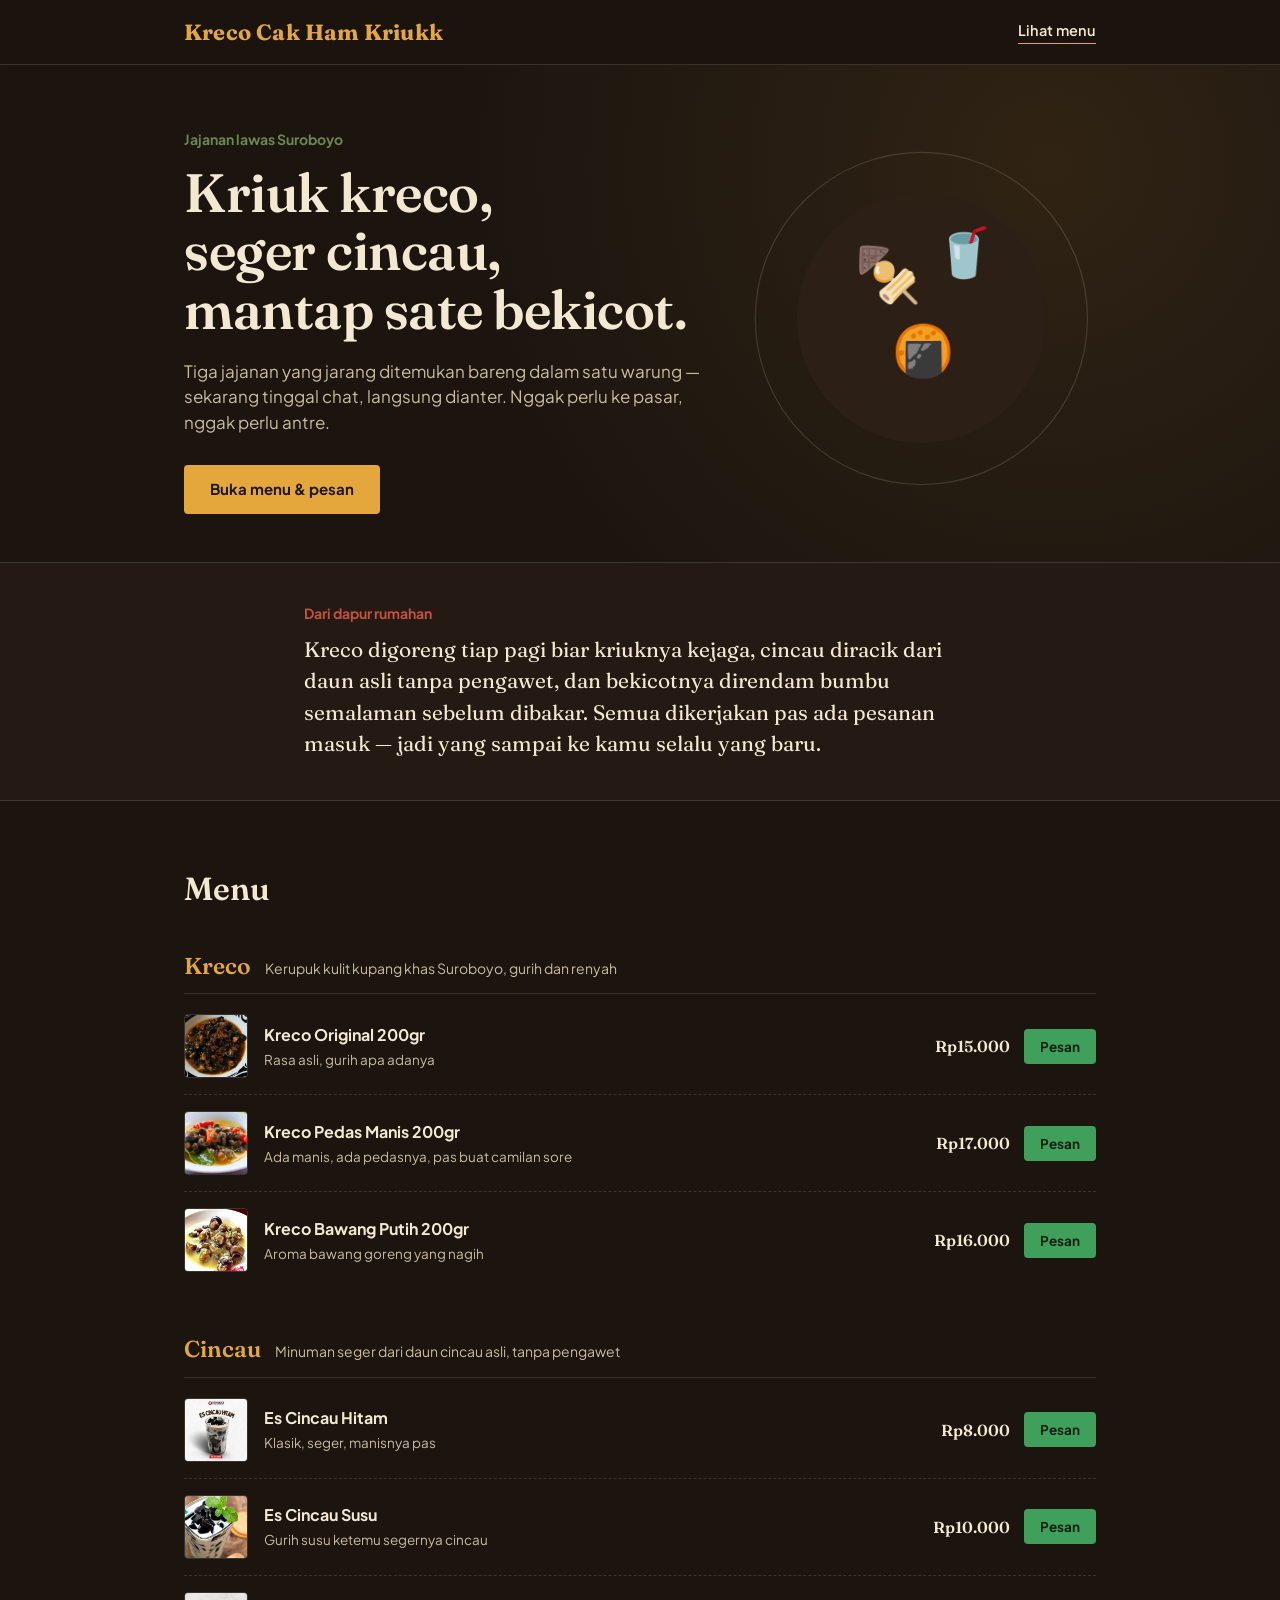
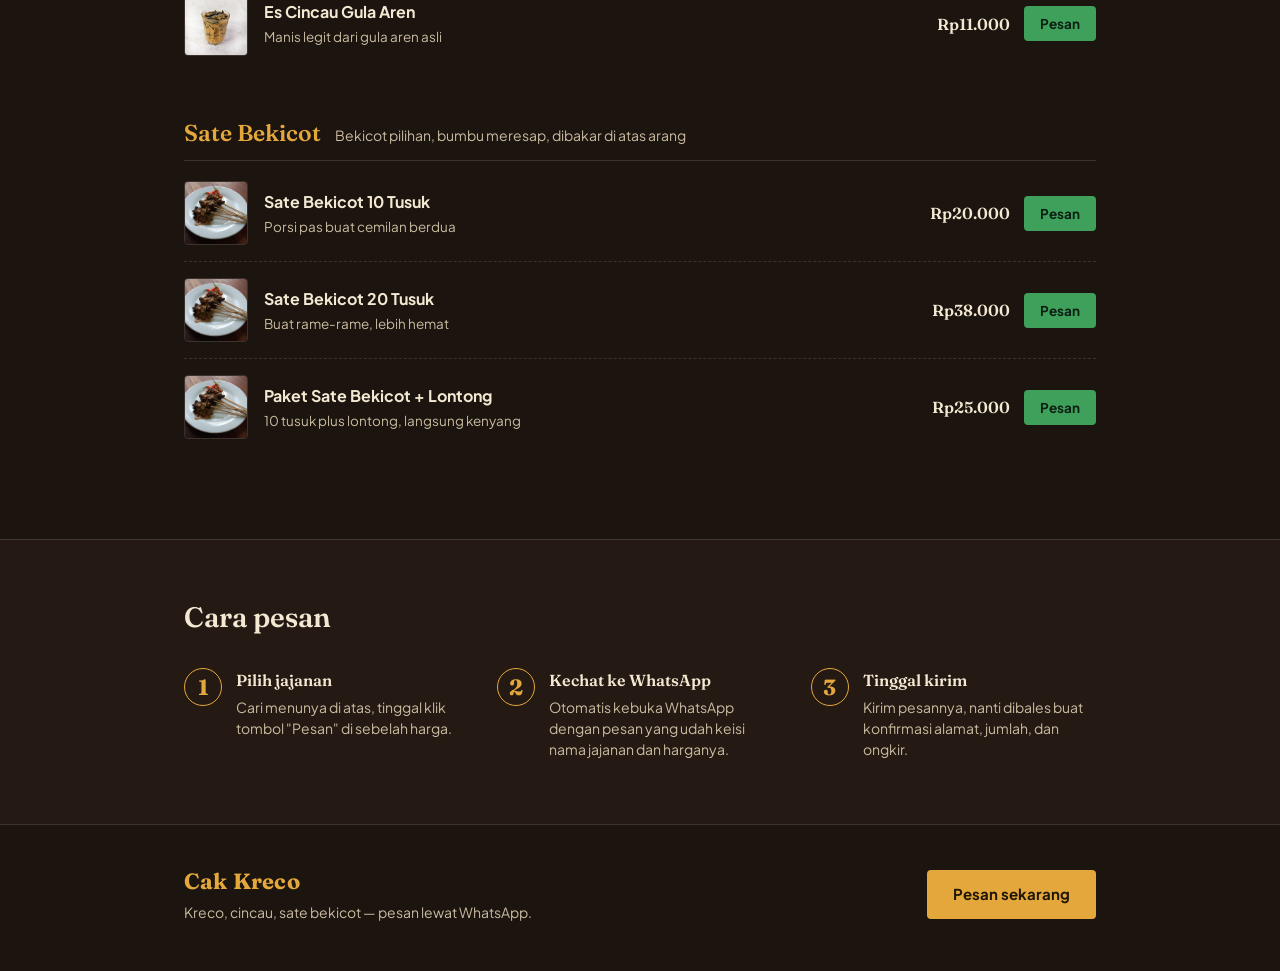
<file: index.html>
<!DOCTYPE html>
<html lang="id">
<head>
<meta charset="UTF-8">
<meta name="viewport" content="width=device-width, initial-scale=1.0">
<title>Cak Kreco — Kreco, Cincau &amp; Sate Bekicot Khas Suroboyo</title>
<meta name="description" content="Kreco kriuk, cincau seger, sate bekicot mantap. Pesan langsung lewat WhatsApp, anter ke rumahmu.">
<link rel="icon" href="data:image/svg+xml,<svg xmlns=%22http://www.w3.org/2000/svg%22 viewBox=%220 0 100 100%22><text y=%22.9em%22 font-size=%2290%22>🥢</text></svg>">
<link rel="preconnect" href="https://fonts.googleapis.com">
<link rel="preconnect" href="https://fonts.gstatic.com" crossorigin>
<link href="https://fonts.googleapis.com/css2?family=Fraunces:opsz,wght@9..144,500;9..144,600;9..144,700&family=Plus+Jakarta+Sans:wght@400;500;600;700&display=swap" rel="stylesheet">
<link rel="stylesheet" href="style.css">
</head>
<body>

<header class="site-header">
  <div class="wrap header-row">
    <span class="brand">Kreco Cak Ham Kriukk</span>
    <a class="nav-order" href="#menu">Lihat menu</a>
  </div>
</header>

<main>

  <!-- HERO -->
  <section class="hero">
    <div class="wrap hero-grid">
      <div class="hero-copy">
        <p class="hero-kicker">Jajanan lawas Suroboyo</p>
        <h1>Kriuk kreco,<br>seger cincau,<br>mantap sate bekicot.</h1>
        <p class="hero-lede">Tiga jajanan yang jarang ditemukan bareng dalam satu warung — sekarang tinggal chat, langsung dianter. Nggak perlu ke pasar, nggak perlu antre.</p>
        <a href="#menu" class="btn btn-primary">Buka menu &amp; pesan</a>
      </div>
      <div class="hero-plate" aria-hidden="true">
        <svg viewBox="0 0 420 420" xmlns="http://www.w3.org/2000/svg">
          <circle cx="210" cy="210" r="200" class="plate-ring"/>
          <circle cx="210" cy="210" r="150" class="plate-fill"/>
          <g class="plate-icons">
            <text x="130" y="180" font-size="64">🍢</text>
            <text x="225" y="150" font-size="58">🥤</text>
            <text x="175" y="270" font-size="60">🍘</text>
          </g>
        </svg>
      </div>
    </div>
  </section>

  <!-- CERITA -->
  <section class="story">
    <div class="wrap story-grid">
      <p class="story-eyebrow">Dari dapur rumahan</p>
      <p class="story-text">Kreco digoreng tiap pagi biar kriuknya kejaga, cincau diracik dari daun asli tanpa pengawet, dan bekicotnya direndam bumbu semalaman sebelum dibakar. Semua dikerjakan pas ada pesanan masuk — jadi yang sampai ke kamu selalu yang baru.</p>
    </div>
  </section>

  <!-- MENU -->
  <section id="menu" class="menu">
    <div class="wrap">
      <h2 class="menu-title">Menu</h2>

      <!-- KRECO -->
      <div class="menu-category">
        <div class="cat-head">
          <h3>Kreco</h3>
          <p>Kerupuk kulit kupang khas Suroboyo, gurih dan renyah</p>
        </div>
        <ul class="item-list">
          <li class="item" data-name="Kreco Original 200gr" data-price="15.000">
            <img class="item-photo" src="kreco.jpg" alt="Kreco Original" loading="lazy">
            <div class="item-info">
              <span class="item-name">Kreco Original 200gr</span>
              <span class="item-desc">Rasa asli, gurih apa adanya</span>
            </div>
            <div class="item-buy">
              <span class="item-price">Rp15.000</span>
              <button class="btn-order" type="button">Pesan</button>
            </div>
          </li>
          <li class="item" data-name="Kreco Pedas Manis 200gr" data-price="17.000">
            <img class="item-photo" src="kreco pedas manis.jpg" alt="Kreco Pedas Manis" loading="lazy">
            <div class="item-info">
              <span class="item-name">Kreco Pedas Manis 200gr</span>
              <span class="item-desc">Ada manis, ada pedasnya, pas buat camilan sore</span>
            </div>
            <div class="item-buy">
              <span class="item-price">Rp17.000</span>
              <button class="btn-order" type="button">Pesan</button>
            </div>
          </li>
          <li class="item" data-name="Kreco Bawang Putih 200gr" data-price="16.000">
            <img class="item-photo" src="kreco bawang.jpeg" alt="Kreco Bawang Putih" loading="lazy">
            <div class="item-info">
              <span class="item-name">Kreco Bawang Putih 200gr</span>
              <span class="item-desc">Aroma bawang goreng yang nagih</span>
            </div>
            <div class="item-buy">
              <span class="item-price">Rp16.000</span>
              <button class="btn-order" type="button">Pesan</button>
            </div>
          </li>
        </ul>
      </div>

      <!-- CINCAU -->
      <div class="menu-category">
        <div class="cat-head">
          <h3>Cincau</h3>
          <p>Minuman seger dari daun cincau asli, tanpa pengawet</p>
        </div>
        <ul class="item-list">
          <li class="item" data-name="Es Cincau Hitam" data-price="8.000">
            <img class="item-photo" src="cincau hitam.jpeg" alt="Es Cincau Hitam" loading="lazy">
            <div class="item-info">
              <span class="item-name">Es Cincau Hitam</span>
              <span class="item-desc">Klasik, seger, manisnya pas</span>
            </div>
            <div class="item-buy">
              <span class="item-price">Rp8.000</span>
              <button class="btn-order" type="button">Pesan</button>
            </div>
          </li>
          <li class="item" data-name="Es Cincau Susu" data-price="10.000">
            <img class="item-photo" src="cincau susu.jpeg" alt="Es Cincau Susu" loading="lazy">
            <div class="item-info">
              <span class="item-name">Es Cincau Susu</span>
              <span class="item-desc">Gurih susu ketemu segernya cincau</span>
            </div>
            <div class="item-buy">
              <span class="item-price">Rp10.000</span>
              <button class="btn-order" type="button">Pesan</button>
            </div>
          </li>
          <li class="item" data-name="Es Cincau Gula Aren" data-price="11.000">
            <img class="item-photo" src="cincau gula aren.jpg" alt="Es Cincau Gula Aren" loading="lazy">
            <div class="item-info">
              <span class="item-name">Es Cincau Gula Aren</span>
              <span class="item-desc">Manis legit dari gula aren asli</span>
            </div>
            <div class="item-buy">
              <span class="item-price">Rp11.000</span>
              <button class="btn-order" type="button">Pesan</button>
            </div>
          </li>
        </ul>
      </div>

      <!-- SATE BEKICOT -->
      <div class="menu-category">
        <div class="cat-head">
          <h3>Sate Bekicot</h3>
          <p>Bekicot pilihan, bumbu meresap, dibakar di atas arang</p>
        </div>
        <ul class="item-list">
          <li class="item" data-name="Sate Bekicot 10 Tusuk" data-price="20.000">
            <img class="item-photo" src="sate bekicot.jpg" alt="Sate Bekicot" loading="lazy">
            <div class="item-info">
              <span class="item-name">Sate Bekicot 10 Tusuk</span>
              <span class="item-desc">Porsi pas buat cemilan berdua</span>
            </div>
            <div class="item-buy">
              <span class="item-price">Rp20.000</span>
              <button class="btn-order" type="button">Pesan</button>
            </div>
          </li>
          <li class="item" data-name="Sate Bekicot 20 Tusuk" data-price="38.000">
            <img class="item-photo" src="sate bekicot.jpg" alt="Sate Bekicot" loading="lazy">
            <div class="item-info">
              <span class="item-name">Sate Bekicot 20 Tusuk</span>
              <span class="item-desc">Buat rame-rame, lebih hemat</span>
            </div>
            <div class="item-buy">
              <span class="item-price">Rp38.000</span>
              <button class="btn-order" type="button">Pesan</button>
            </div>
          </li>
          <li class="item" data-name="Paket Sate Bekicot + Lontong" data-price="25.000">
            <img class="item-photo" src="sate bekicot.jpg" alt="Sate Bekicot" loading="lazy">
            <div class="item-info">
              <span class="item-name">Paket Sate Bekicot + Lontong</span>
              <span class="item-desc">10 tusuk plus lontong, langsung kenyang</span>
            </div>
            <div class="item-buy">
              <span class="item-price">Rp25.000</span>
              <button class="btn-order" type="button">Pesan</button>
            </div>
          </li>
        </ul>
      </div>

    </div>
  </section>

  <!-- CARA PESAN -->
  <section class="how">
    <div class="wrap">
      <h2>Cara pesan</h2>
      <ol class="how-steps">
        <li>
          <span class="how-num">1</span>
          <div>
            <h4>Pilih jajanan</h4>
            <p>Cari menunya di atas, tinggal klik tombol "Pesan" di sebelah harga.</p>
          </div>
        </li>
        <li>
          <span class="how-num">2</span>
          <div>
            <h4>Kechat ke WhatsApp</h4>
            <p>Otomatis kebuka WhatsApp dengan pesan yang udah keisi nama jajanan dan harganya.</p>
          </div>
        </li>
        <li>
          <span class="how-num">3</span>
          <div>
            <h4>Tinggal kirim</h4>
            <p>Kirim pesannya, nanti dibales buat konfirmasi alamat, jumlah, dan ongkir.</p>
          </div>
        </li>
      </ol>
    </div>
  </section>

</main>

<footer class="site-footer">
  <div class="wrap footer-row">
    <div>
      <span class="brand">Cak Kreco</span>
      <p>Kreco, cincau, sate bekicot — pesan lewat WhatsApp.</p>
    </div>
    <a class="btn btn-primary" href="#menu">Pesan sekarang</a>
  </div>
</footer>

<script src="script.js"></script>
</body>
</html>
</file>
<file: style.css>
:root{
  --bg: #1B140F;
  --bg-alt: #241A13;
  --card: #2B1F16;
  --gold: #E4A73B;
  --green: #6B8850;
  --wa-green: #3EA05B;
  --red: #C0533F;
  --cream: #F3E9D2;
  --cream-dim: #C9BCA0;
  --line: rgba(243,233,210,0.14);
  --radius: 4px;
  --font-display: "Fraunces", serif;
  --font-body: "Plus Jakarta Sans", sans-serif;
}

*{ box-sizing: border-box; }

@media (prefers-reduced-motion: reduce){
  *{ animation-duration: 0.001ms !important; transition-duration: 0.001ms !important; }
}

html{ scroll-behavior: smooth; }

body{
  margin:0;
  background: var(--bg);
  color: var(--cream);
  font-family: var(--font-body);
  line-height: 1.5;
  -webkit-font-smoothing: antialiased;
}

a{ color: inherit; }

.wrap{
  max-width: 960px;
  margin: 0 auto;
  padding: 0 24px;
}

h1,h2,h3,h4{
  font-family: var(--font-display);
  font-weight: 600;
  margin: 0;
  color: var(--cream);
}

button{ font-family: inherit; }

/* Focus visibility */
a:focus-visible, button:focus-visible{
  outline: 2px solid var(--gold);
  outline-offset: 3px;
}

/* ---------- HEADER ---------- */
.site-header{
  position: sticky;
  top: 0;
  z-index: 20;
  background: rgba(27,20,15,0.92);
  backdrop-filter: blur(6px);
  border-bottom: 1px solid var(--line);
}
.header-row{
  display:flex;
  align-items:center;
  justify-content: space-between;
  height: 64px;
}
.brand{
  font-family: var(--font-display);
  font-size: 22px;
  font-weight: 700;
  color: var(--gold);
  letter-spacing: 0.2px;
}
.nav-order{
  text-decoration: none;
  font-weight: 600;
  font-size: 14.5px;
  color: var(--cream);
  border-bottom: 1.5px solid var(--gold);
  padding-bottom: 2px;
}

/* ---------- HERO ---------- */
.hero{
  padding: 64px 0 48px;
  background:
    radial-gradient(circle at 82% 20%, rgba(228,167,59,0.10), transparent 55%),
    var(--bg);
}
.hero-grid{
  display:grid;
  grid-template-columns: 1.2fr 0.8fr;
  gap: 40px;
  align-items:center;
}
.hero-kicker{
  font-size: 14px;
  color: var(--green);
  font-weight: 700;
  margin: 0 0 14px;
}
.hero h1{
  font-size: clamp(34px, 5vw, 54px);
  line-height: 1.08;
  letter-spacing: -0.5px;
}
.hero-lede{
  color: var(--cream-dim);
  font-size: 17px;
  max-width: 46ch;
  margin: 20px 0 30px;
}
.hero-plate svg{ width: 100%; height: auto; }
.plate-ring{ fill: none; stroke: var(--line); stroke-width: 1.5; }
.plate-fill{ fill: var(--card); }
.plate-icons text{ opacity: 0.95; }

/* ---------- BUTTONS ---------- */
.btn{
  display:inline-block;
  text-decoration: none;
  font-weight: 700;
  font-size: 15px;
  padding: 13px 26px;
  border-radius: var(--radius);
  border: none;
  cursor:pointer;
}
.btn-primary{
  background: var(--gold);
  color: #201607;
}
.btn-primary:hover{ background:#eeb654; }

/* ---------- STORY ---------- */
.story{
  border-top: 1px solid var(--line);
  border-bottom: 1px solid var(--line);
  background: var(--bg-alt);
  padding: 40px 0;
}
.story-grid{ max-width: 720px; }
.story-eyebrow{
  color: var(--red);
  font-weight: 700;
  font-size: 14px;
  margin: 0 0 10px;
}
.story-text{
  font-family: var(--font-display);
  font-size: 21px;
  line-height: 1.5;
  color: var(--cream);
  margin: 0;
}

/* ---------- MENU ---------- */
.menu{ padding: 64px 0 40px; }
.menu-title{
  font-size: 32px;
  margin-bottom: 36px;
}
.menu-category{ margin-bottom: 44px; }
.cat-head{
  display:flex;
  align-items: baseline;
  gap: 14px;
  flex-wrap: wrap;
  border-bottom: 1px solid var(--line);
  padding-bottom: 10px;
  margin-bottom: 4px;
}
.cat-head h3{
  font-size: 23px;
  color: var(--gold);
}
.cat-head p{
  margin:0;
  font-size: 14px;
  color: var(--cream-dim);
}

.item-list{
  list-style: none;
  margin:0;
  padding:0;
}
.item{
  display:flex;
  align-items:center;
  justify-content: space-between;
  gap: 16px;
  padding: 16px 0;
  border-bottom: 1px dashed var(--line);
}
.item:last-child{ border-bottom: none; }
.item-photo{
  width: 64px;
  height: 64px;
  border-radius: var(--radius);
  object-fit: cover;
  flex-shrink: 0;
  border: 1px solid var(--line);
}
.item-info{ display:flex; flex-direction: column; gap: 3px; flex: 1; min-width: 0; }
.item-name{ font-weight: 700; font-size: 16px; }
.item-desc{ font-size: 13.5px; color: var(--cream-dim); }
.item-buy{
  display:flex;
  align-items:center;
  gap: 14px;
  flex-shrink: 0;
}
.item-price{
  font-family: var(--font-display);
  font-weight: 600;
  font-size: 16px;
  color: var(--cream);
  min-width: 78px;
  text-align: right;
}
.btn-order{
  background: var(--wa-green);
  color: #0C1F13;
  border:none;
  padding: 9px 16px;
  border-radius: var(--radius);
  font-weight: 700;
  font-size: 13.5px;
  cursor:pointer;
}
.btn-order:hover{ background:#4bb56a; }
.btn-order:active{ transform: translateY(1px); }

/* ---------- HOW ---------- */
.how{
  background: var(--bg-alt);
  border-top: 1px solid var(--line);
  padding: 56px 0 64px;
}
.how h2{ font-size: 28px; margin-bottom: 30px; }
.how-steps{
  list-style: none;
  margin:0;
  padding:0;
  display:grid;
  grid-template-columns: repeat(3, 1fr);
  gap: 28px;
}
.how-steps li{ display:flex; gap: 14px; align-items:flex-start; }
.how-num{
  font-family: var(--font-display);
  font-weight: 700;
  font-size: 22px;
  color: var(--gold);
  border: 1.5px solid var(--gold);
  border-radius: 50%;
  width: 38px;
  height: 38px;
  flex-shrink: 0;
  display:flex;
  align-items:center;
  justify-content:center;
}
.how-steps h4{ font-size: 16px; margin-bottom: 5px; }
.how-steps p{ margin:0; font-size: 14px; color: var(--cream-dim); }

/* ---------- FOOTER ---------- */
.site-footer{
  padding: 40px 0 48px;
  border-top: 1px solid var(--line);
}
.footer-row{
  display:flex;
  align-items:center;
  justify-content: space-between;
  gap: 20px;
  flex-wrap: wrap;
}
.footer-row p{
  margin: 4px 0 0;
  color: var(--cream-dim);
  font-size: 14px;
}

/* ---------- RESPONSIVE ---------- */
@media (max-width: 760px){
  .hero-grid{ grid-template-columns: 1fr; }
  .hero-plate{ order:-1; max-width: 260px; margin: 0 auto; }
  .how-steps{ grid-template-columns: 1fr; }
  .item{ align-items: flex-start; }
}

@media (max-width: 480px){
  .item{ flex-wrap: wrap; }
  .item-buy{ justify-content: space-between; width: 100%; margin-left: 80px; }
}
</file>
